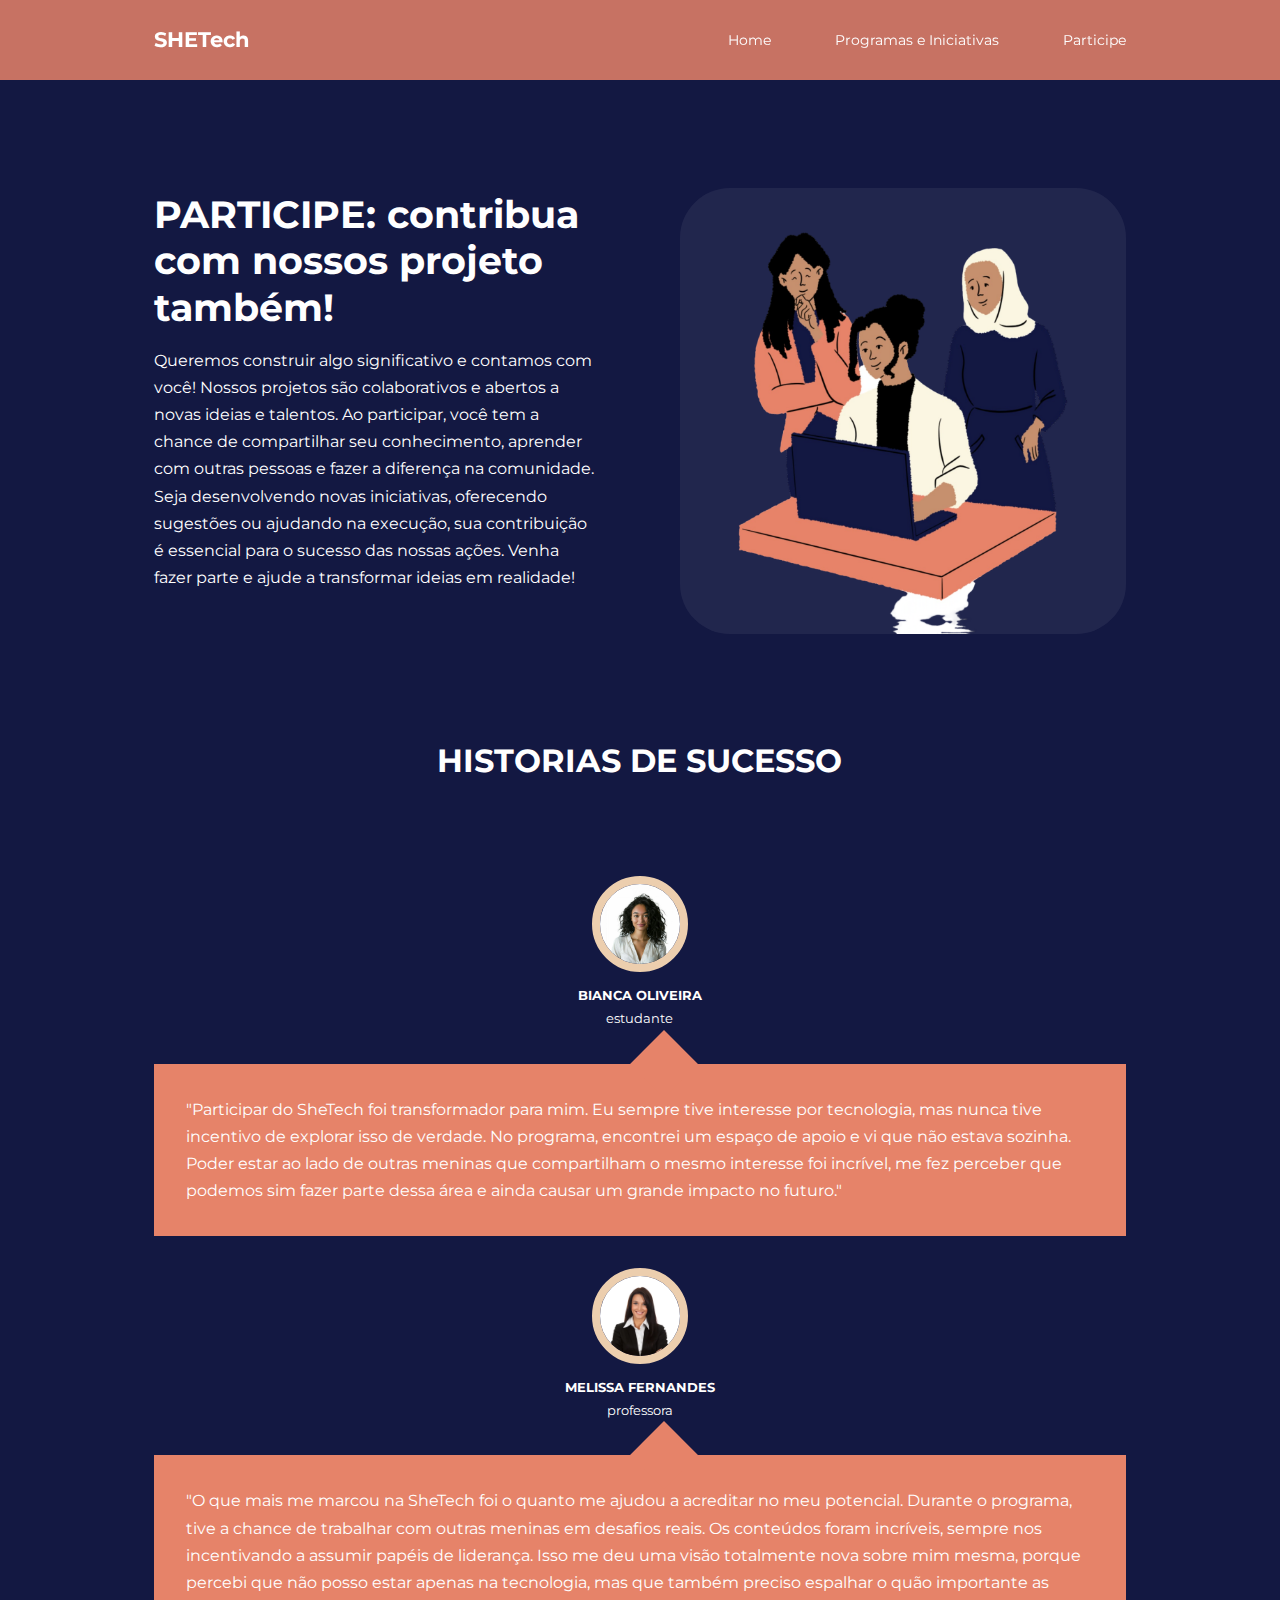
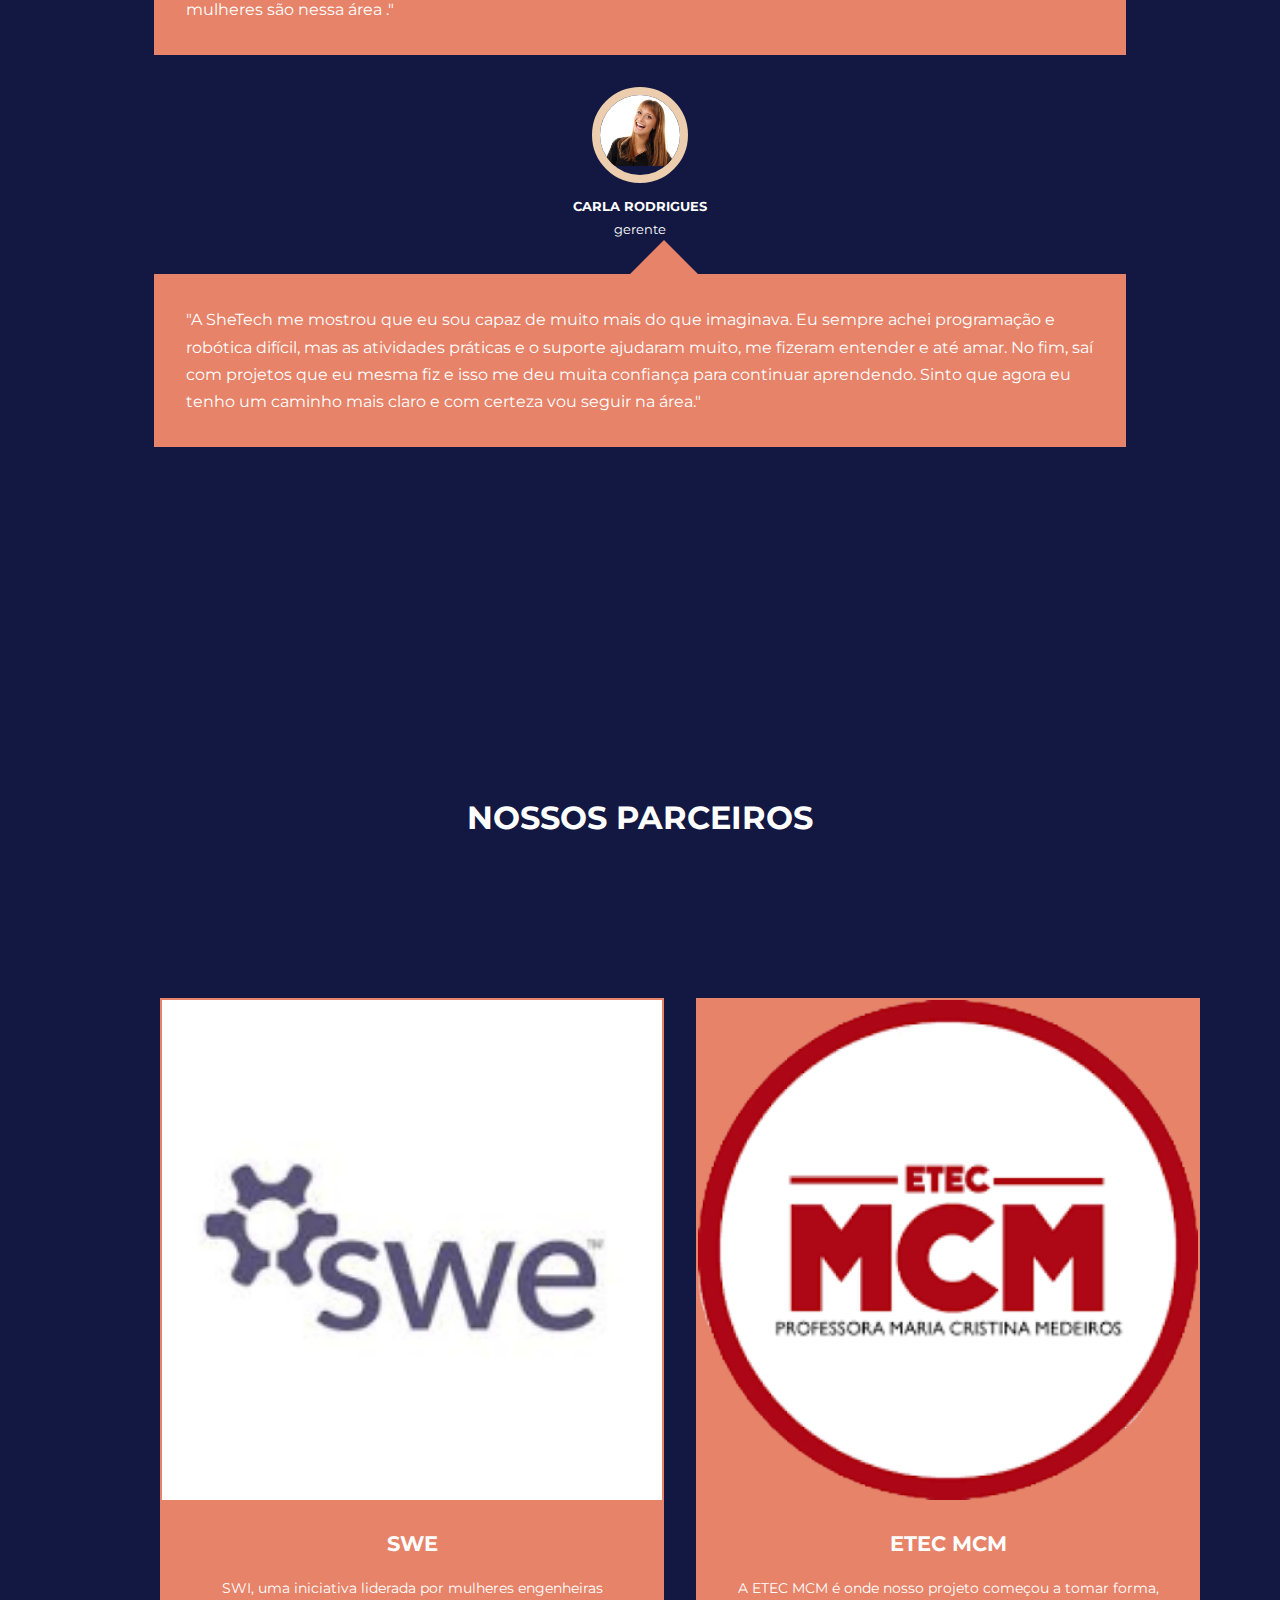
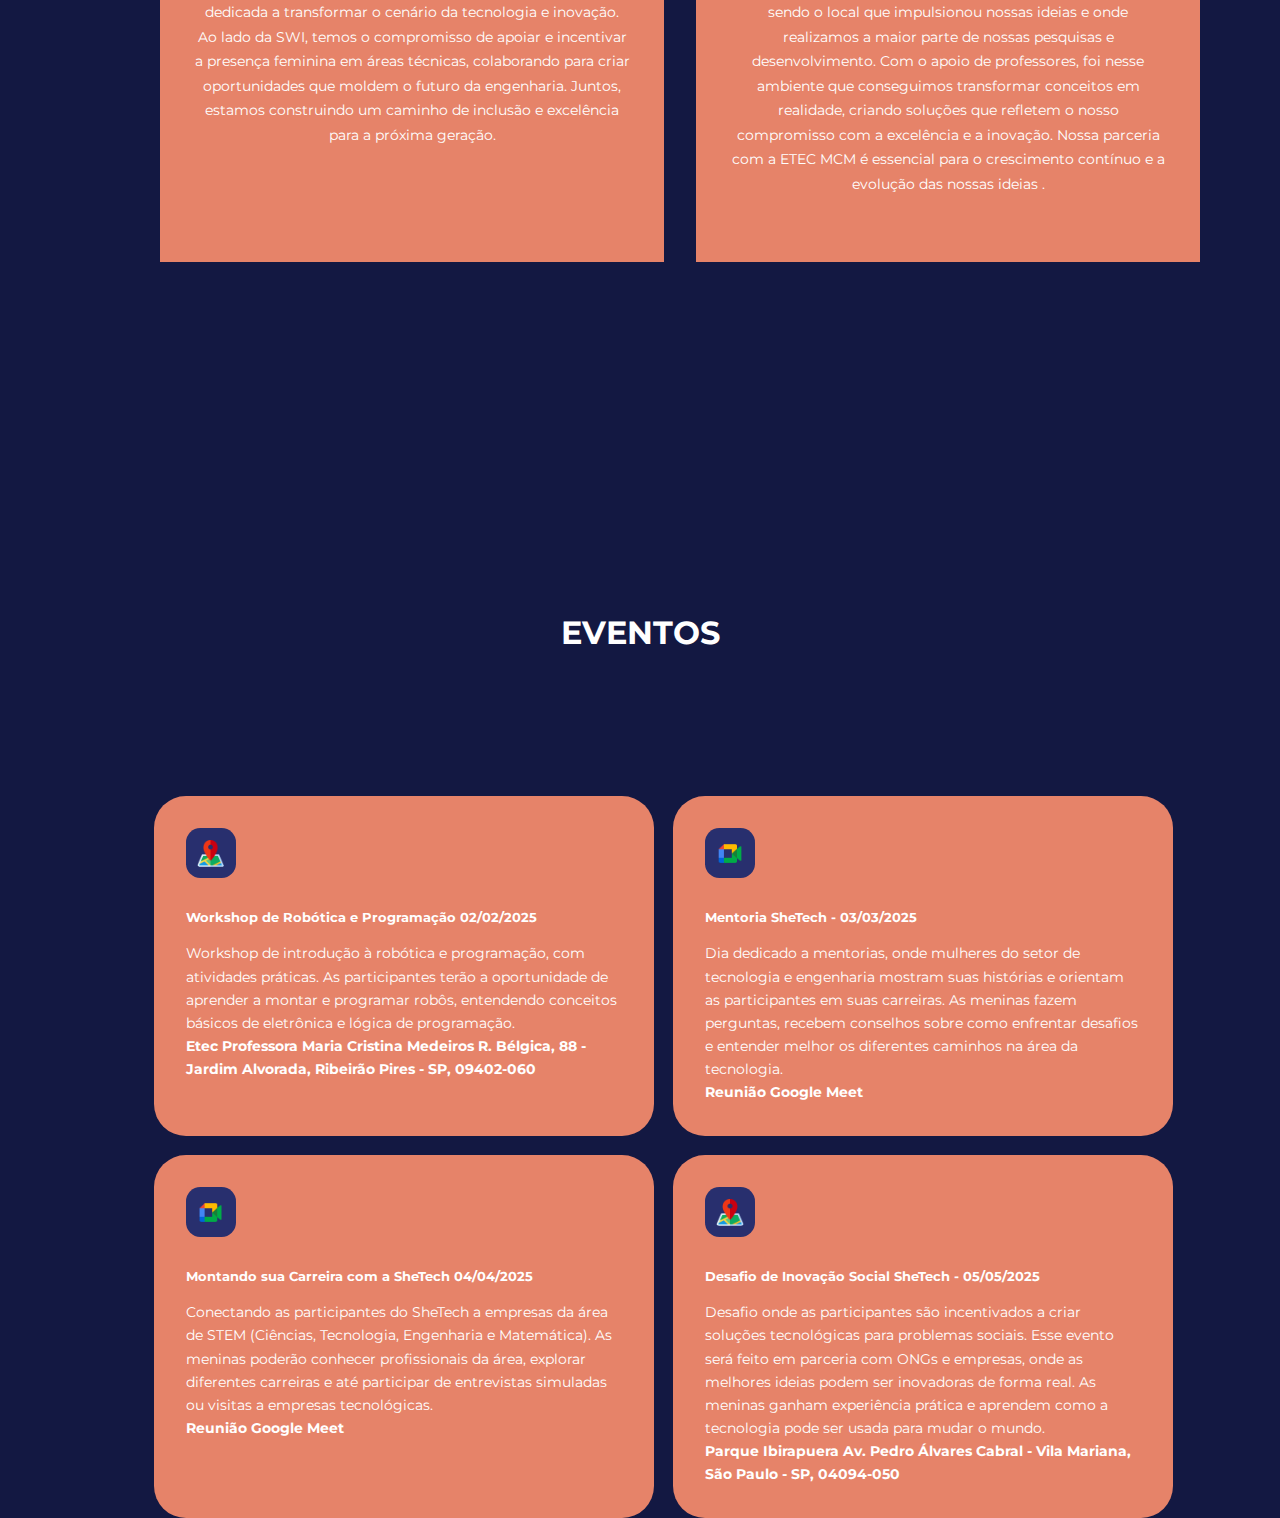
<file: index.html>
<!DOCTYPE html>
<html lang="pt-br">
<head>
    <meta charset="UTF-8">
    <meta name="viewport" content="width=device-width, initial-scale=1.0">
    <link rel="stylesheet" href="/src/css/style.css">
    <!-- ICONSCOUT CDN -->
    <link rel="stylesheet" href="https://unicons.iconscout.com/release/v4.0.8/css/line.css">
    <!-- GOOGLE FONT (MONSERRAT) -->
    <link rel="preconnect" href="https://fonts.googleapis.com">
    <link rel="preconnect" href="https://fonts.gstatic.com" crossorigin>
    <link href="https://fonts.googleapis.com/css2?family=Montserrat:ital,wght@0,100..900;1,100..900&display=swap" rel="stylesheet">

    <title>SheTech</title>
</head>
<body>
    <!-- START NAVBAR -->
    <nav>
        <div class="container nav-container">
            <a href="index.html"><h4>SHETech</h4></a>
            <ul class="nav-menu">
                <li><a href="index.html">Home</a></li>
                <li><a href="#">Programas e Iniciativas</a></li>
                <li><a href="#">Participe</a></li>
            </ul>
            <button id="open-menu-btn"><i class="uil uil-bars"></i></button>
            <button id="close-menu-btn"><i class="uil uil-multiply"></i></button>
        </div>
    </nav>
    <!-- END NAVBAR -->

    <!-- START HEADER -->
    <header>
        <div class="container header-container">
            <div class="header-left">
                <h1>PARTICIPE: contribua com nossos projeto também!</h1>
                <p> Queremos construir algo significativo e contamos com você! Nossos projetos são colaborativos e abertos a novas ideias e talentos. Ao participar, você tem a chance de compartilhar seu conhecimento, aprender com outras pessoas e fazer a diferença na comunidade. Seja desenvolvendo novas iniciativas, oferecendo sugestões ou ajudando na execução, sua contribuição é essencial para o sucesso das nossas ações. Venha fazer parte e ajude a transformar ideias em realidade!</p>
                
            </div>

            <div class="header-right">
                <div class="header-right-img">
                    <img src="/src/images/mulherespng.png">
                </div>
            </div>
        </div>
    </header>
    <!-- END HEADER -->

    <!-- START HISTORIAS DE SUCESSO -->
    <section class="container historias_Container ">
        <h2>HISTORIAS DE SUCESSO</h2>
        <div>
            <article class="historias">
                <div class="avatar">
                    <img src="src/images/bianca.jpg" alt="">
                </div>
                <div class="historias_info">
                    <h5>BIANCA OLIVEIRA</h5>
                    <small>estudante</small>
                </div>
                <div class="historias_body">
                    <p>"Participar do SheTech foi transformador para mim. Eu sempre tive interesse por tecnologia, mas nunca tive incentivo de explorar isso de verdade. No programa, encontrei um espaço de apoio e vi que não estava sozinha. Poder estar ao lado de outras meninas que compartilham o mesmo interesse foi incrível, me fez perceber que podemos sim fazer parte dessa área e ainda causar um grande impacto no futuro."</p>
                </div>
            </article>
        </div >
        <div >
            <article class="historias">
                <div class="avatar">
                    <img src="src/images/mel.jpg" alt="">
                </div>
                <div class="historias_info">
                    <h5>MELISSA FERNANDES</h5>
                    <small>professora</small>
                </div>
                <div class="historias_body">
                    <p>"O que mais me marcou na SheTech foi o quanto me ajudou a acreditar no meu potencial. Durante o programa, tive a chance de trabalhar com outras meninas em desafios reais. Os conteúdos foram incríveis, sempre nos incentivando a assumir papéis de liderança. Isso me deu uma visão totalmente nova sobre mim mesma, porque percebi que não posso estar apenas na tecnologia, mas que  também preciso espalhar o quão  importante as mulheres são nessa área ."</p>
                </div>
            </article>
        </div>
        <div>
            <article class="historias">
                <div class="avatar">
                    <img src="src/images/carla.jpg" alt="">
                </div>
                <div class="historias_info">
                    <h5>CARLA RODRIGUES</h5>
                    <small>gerente</small>
                </div>
                <div class="historias_body">
                    <p>"A SheTech me mostrou que eu sou capaz de muito mais do que imaginava. Eu sempre achei programação e robótica difícil, mas as atividades práticas e o suporte ajudaram muito, me fizeram entender e até amar. No fim, saí com projetos que eu mesma fiz e isso me deu muita confiança para continuar aprendendo. Sinto que agora eu tenho um caminho mais claro e com certeza vou seguir na área."</p>
                </div>
            </article>
        </div>
        

    </section>
    <!-- END HISTORIAS DE SUCESSO -->

    <!-- PARCEIROS -->
    <section class="parceiros">
        <h2>NOSSOS PARCEIROS</h2>
        <div class="container parceiros-container">
            <article class="topicos">
                <div class="topico-img">
                    <img src="/src/images/swe.png" alt="" class="">
                </div>

                <div class="topico-info">
                    <h4>SWE</h4>
                    <p>SWI, uma iniciativa liderada por mulheres engenheiras dedicada a transformar o cenário da tecnologia e inovação. Ao lado da SWI, temos o compromisso de apoiar e incentivar a presença feminina em áreas técnicas, colaborando para criar oportunidades que moldem o futuro da engenharia. Juntos, estamos construindo um caminho de inclusão e excelência para a próxima geração.</p>
                </div>
            </article>

            <article class="topicos">
                <div class="topico-img">
                    <img src="/src/images/mcm (1).png" alt="">
                </div>

                <div class="topico-info">
                    <h4>ETEC MCM</h4>
                    <p>A ETEC MCM é onde nosso projeto começou a tomar forma, sendo o local que impulsionou nossas ideias e onde realizamos a maior parte de nossas pesquisas e desenvolvimento. Com o apoio de professores, foi nesse ambiente que conseguimos transformar conceitos em realidade, criando soluções que refletem o nosso compromisso com a excelência e a inovação. Nossa parceria com a ETEC MCM é essencial para o crescimento contínuo e a evolução das nossas ideias .</p>
                </div>
            </article>

    </section>
    <!-- END PARCEIROS -->

    <!-- START EVENTOS -->
    <section class="eventos">
        <h2>EVENTOS</h2>
        <div class="container eventos-container">
            <div class="eventos-right">


                <article class="eventos-bloco">
                    <img src="src/images/mapa.png" alt="" class="eventos-icons">
                    <h5>Workshop de Robótica e Programação 02/02/2025</h5>
                        <p>Workshop de introdução à robótica e programação, com atividades práticas. As participantes terão a oportunidade de aprender a montar e programar robôs, entendendo conceitos básicos de eletrônica e lógica de programação.</p>
                        <p class="negrito">Etec Professora Maria Cristina Medeiros
                            R. Bélgica, 88 - Jardim Alvorada, Ribeirão Pires - SP, 09402-060</p>
                </article>

                <article class="eventos-bloco">
                    <img src="src/images/meet.png" alt="" class="eventos-icons">
                    <h5>Mentoria SheTech - 03/03/2025</h5>
                        <p>Dia dedicado a mentorias, onde mulheres do setor de tecnologia e engenharia mostram suas histórias e orientam as participantes em suas carreiras. As meninas fazem perguntas, recebem conselhos sobre como enfrentar desafios e entender melhor os diferentes caminhos na área da tecnologia.</p>
                        <p class="negrito"> Reunião Google Meet</p>
                </article>

                <article class="eventos-bloco">
                    <img src="src/images/meet.png" alt="" class="eventos-icons">
                    <h5>Montando sua Carreira com a SheTech 04/04/2025</h5>
                        <p>Conectando as participantes do SheTech a empresas da área de STEM (Ciências, Tecnologia, Engenharia e Matemática). As meninas poderão conhecer profissionais da área, explorar diferentes carreiras e até participar de entrevistas simuladas ou visitas a empresas tecnológicas.</p>
                        <p class="negrito"> Reunião Google Meet</p>
                </article>

                <article class="eventos-bloco">
                    <img src="src/images/mapa.png" alt="" class="eventos-icons">
                    <h5>Desafio de Inovação Social SheTech - 05/05/2025</h5>
                        <p>Desafio onde as participantes são incentivados a criar soluções tecnológicas para problemas sociais. Esse evento será feito em parceria com ONGs e empresas, onde as melhores ideias podem ser inovadoras de forma real. As meninas ganham experiência prática e aprendem como a tecnologia pode ser usada para mudar o mundo.</p>
                        <p class="negrito">Parque Ibirapuera
                            Av. Pedro Álvares Cabral - Vila Mariana, São Paulo - SP, 04094-050</p>
                </article>
            </div>
        </div>
    </section>
    <!-- END eventos -->





    


    
</body>
</html>
</file>
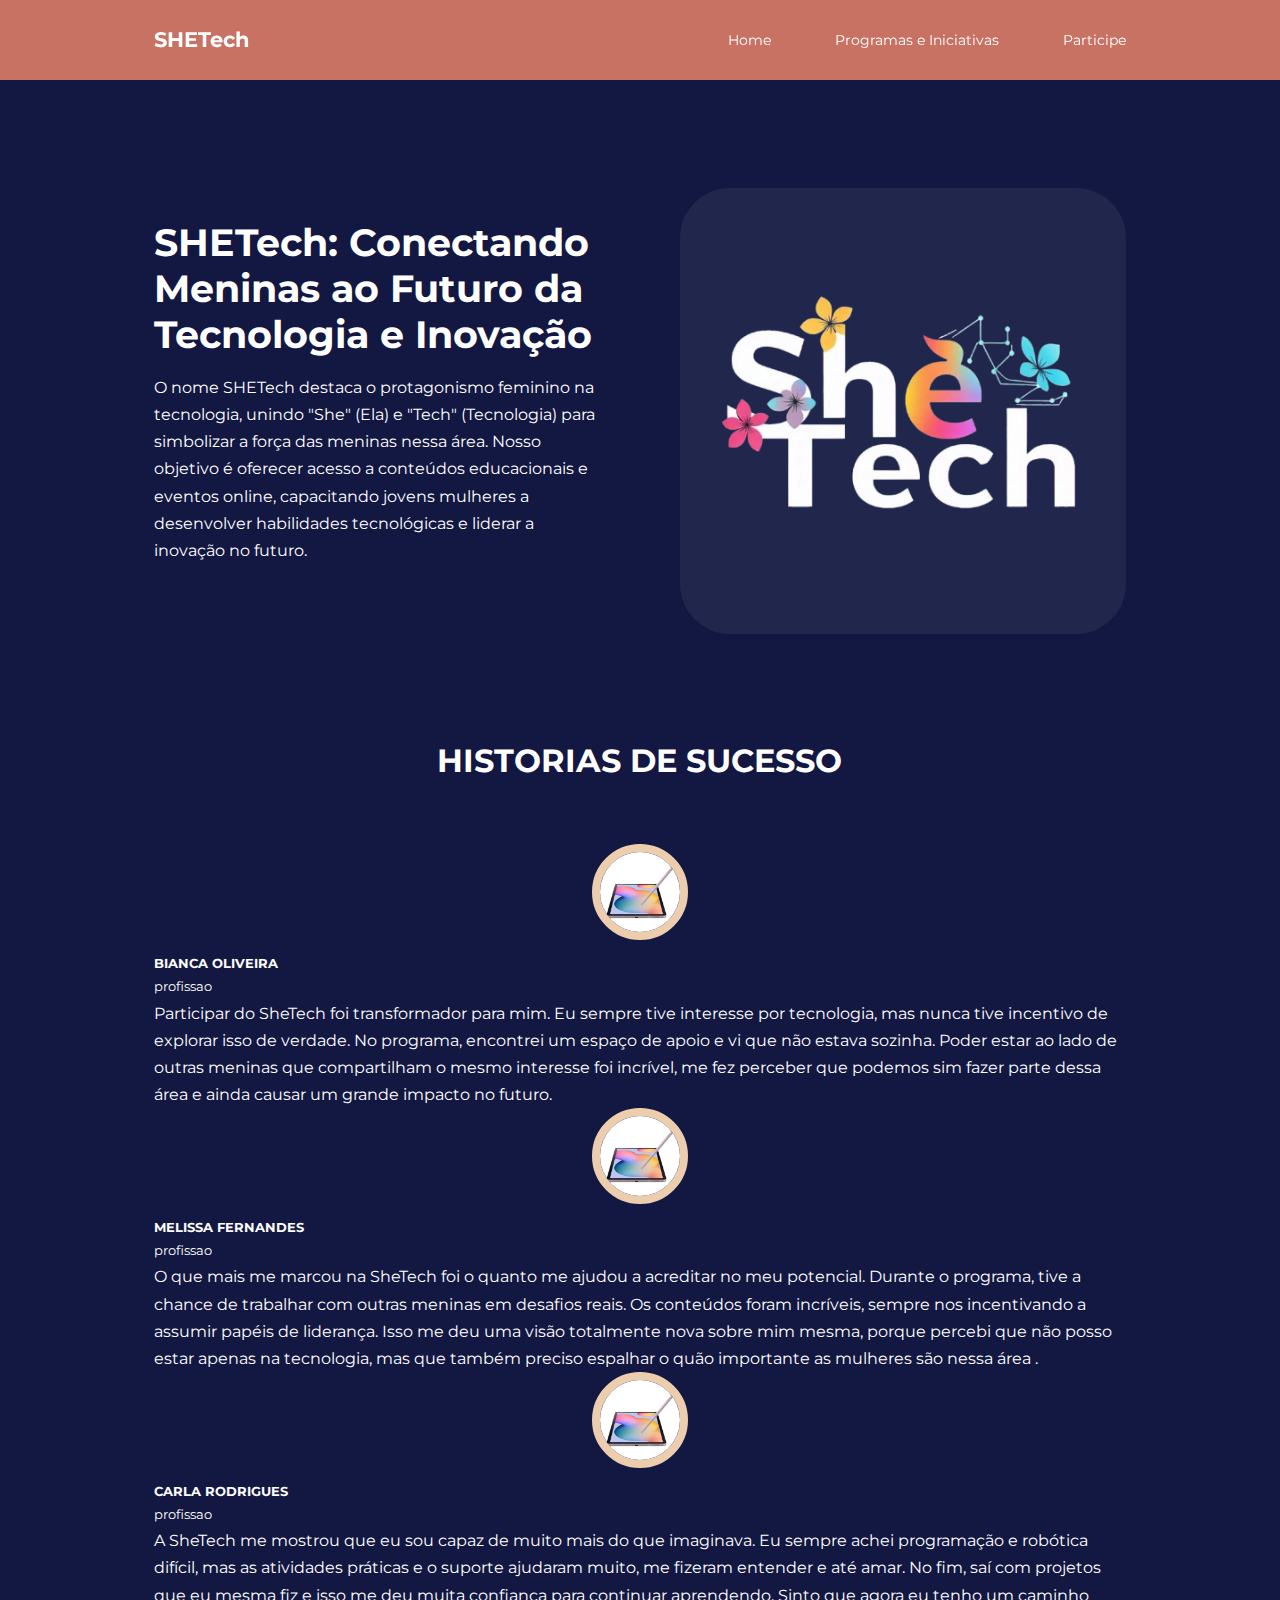
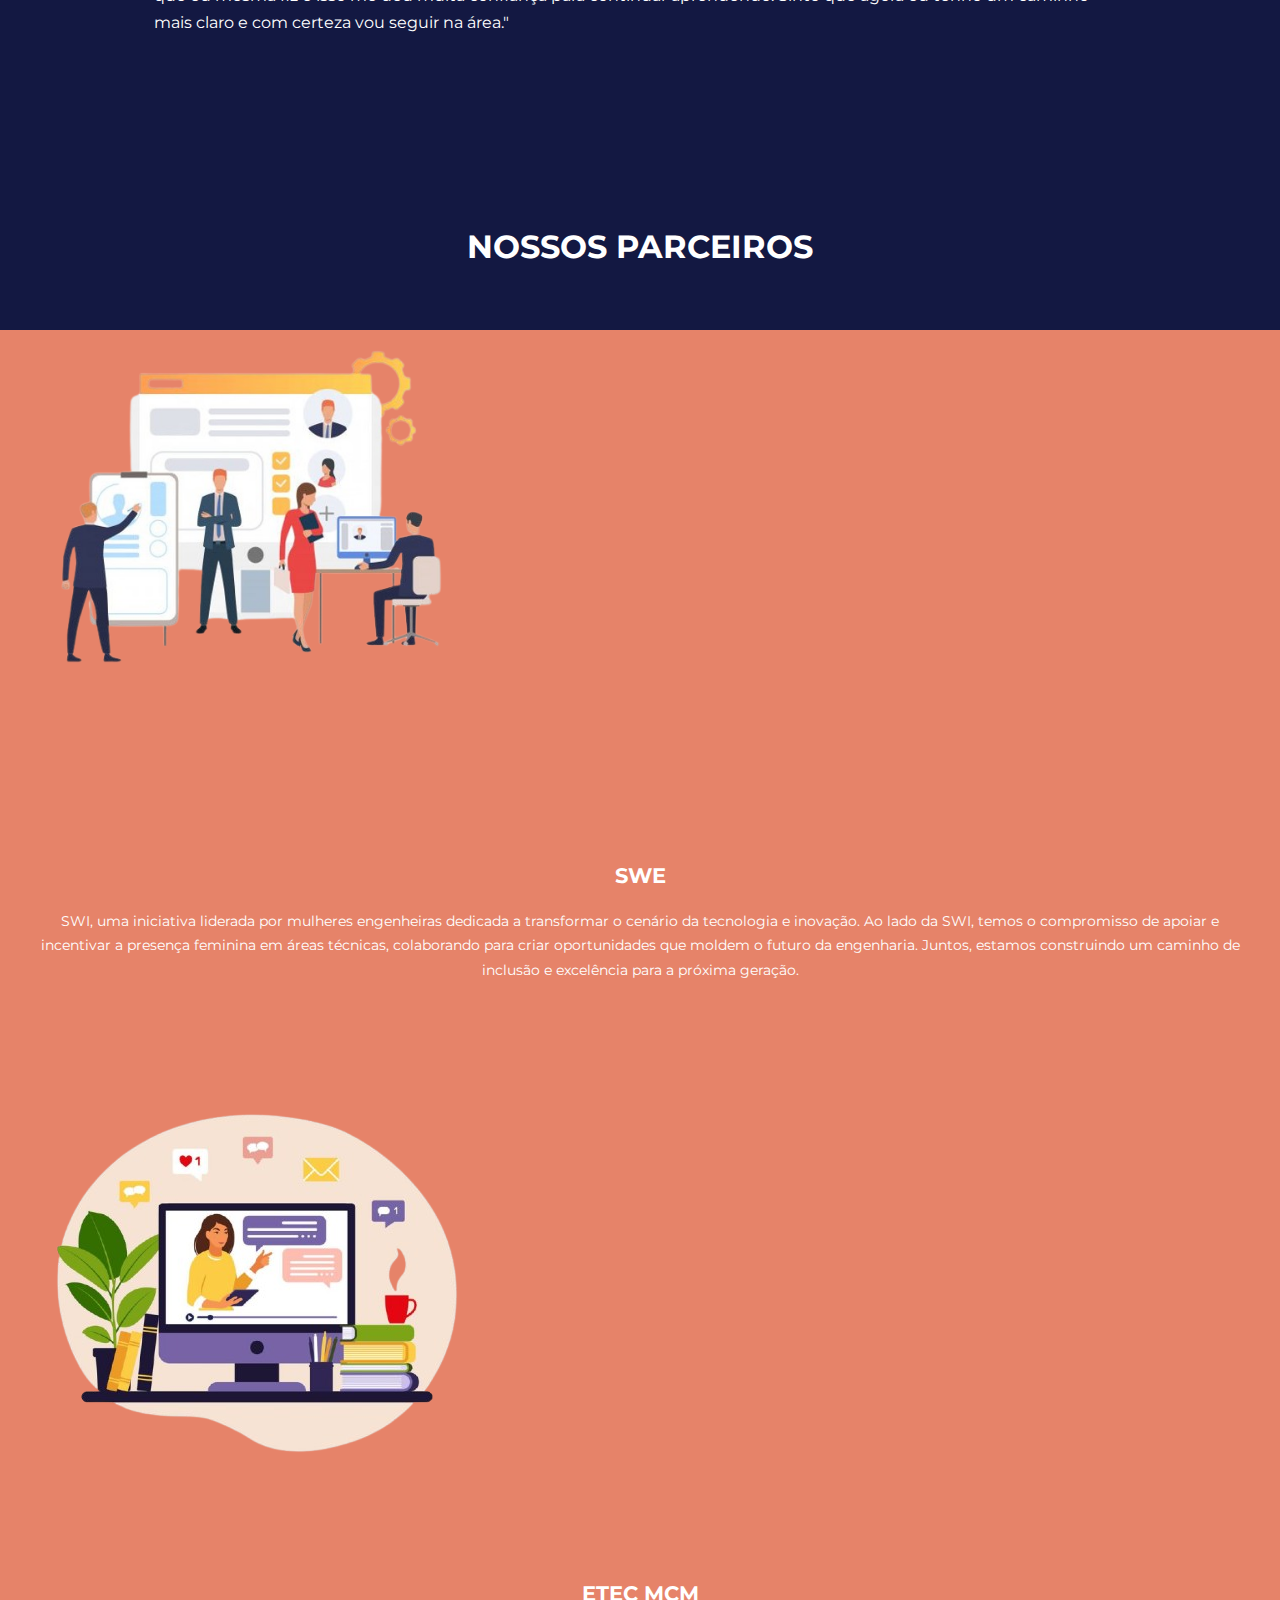
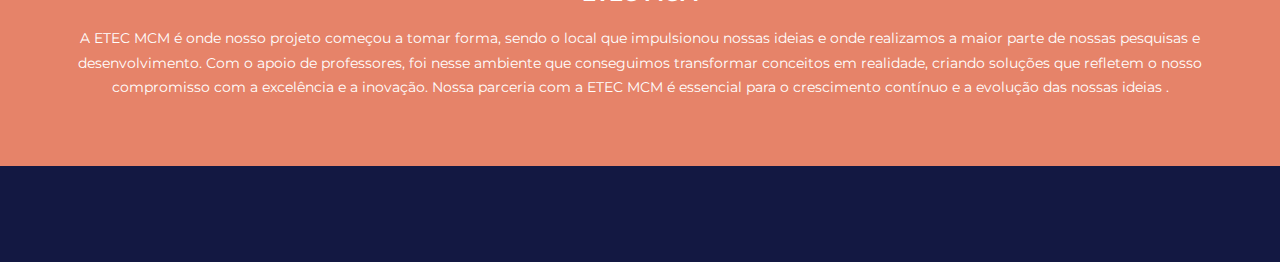
<file: site_swe/index.html>
<!DOCTYPE html>
<html lang="pt-br">
<head>
    <meta charset="UTF-8">
    <meta name="viewport" content="width=device-width, initial-scale=1.0">
    <link rel="stylesheet" href="/src/css/style.css">
    <!-- ICONSCOUT CDN -->
    <link rel="stylesheet" href="https://unicons.iconscout.com/release/v4.0.8/css/line.css">
    <!-- GOOGLE FONT (MONSERRAT) -->
    <link rel="preconnect" href="https://fonts.googleapis.com">
    <link rel="preconnect" href="https://fonts.gstatic.com" crossorigin>
    <link href="https://fonts.googleapis.com/css2?family=Montserrat:ital,wght@0,100..900;1,100..900&display=swap" rel="stylesheet">

    <title>SheTech</title>
</head>
<body>
    <!-- START NAVBAR -->
    <nav>
        <div class="container nav-container">
            <a href="index.html"><h4>SHETech</h4></a>
            <ul class="nav-menu">
                <li><a href="index.html">Home</a></li>
                <li><a href="#">Programas e Iniciativas</a></li>
                <li><a href="#">Participe</a></li>
            </ul>
            <button id="open-menu-btn"><i class="uil uil-bars"></i></button>
            <button id="close-menu-btn"><i class="uil uil-multiply"></i></button>
        </div>
    </nav>
    <!-- END NAVBAR -->

    <!-- START HEADER -->
    <header>
        <div class="container header-container">
            <div class="header-left">
                <h1>SHETech: Conectando Meninas ao Futuro da Tecnologia e Inovação</h1>
                <p>O nome SHETech destaca o protagonismo feminino na tecnologia, unindo "She" (Ela) e "Tech" (Tecnologia) para simbolizar a força das meninas nessa área. Nosso objetivo é oferecer acesso a conteúdos educacionais e eventos online, capacitando jovens mulheres a desenvolver habilidades tecnológicas e liderar a inovação no futuro.</p>
                
            </div>

            <div class="header-right">
                <div class="header-right-img">
                    <img src="/src/images/shetech-logo.png">
                </div>
            </div>
        </div>
    </header>
    <!-- END HEADER -->
     <!-- SWIPER JS -->
     <link
     rel="stylesheet"
     href="https://cdn.jsdelivr.net/npm/swiper@11/swiper-bundle.min.css"
   />

    <!-- START HISTORIAS DE SUCESSO -->
    <section class="container testimonials_Container ">
        <h2>HISTORIAS DE SUCESSO</h2>
        <div>
            <article class="testimonial ">
                <div class="avatar">
                    <img src="src/images/3.png" alt="">
                </div>
                <div class="testimonial_info">
                    <h5>BIANCA OLIVEIRA</h5>
                    <small>profissao</small>
                </div>
                <div class="testimonial_body">
                    <p>Participar do SheTech foi transformador para mim. Eu sempre tive interesse por tecnologia, mas nunca tive incentivo de explorar isso de verdade. No programa, encontrei um espaço de apoio e vi que não estava sozinha. Poder estar ao lado de outras meninas que compartilham o mesmo interesse foi incrível, me fez perceber que podemos sim fazer parte dessa área e ainda causar um grande impacto no futuro.</p>
                </div>
            </article>
        </div >
        <div >
            <article class="testimonial ">
                <div class="avatar">
                    <img src="src/images/3.png" alt="">
                </div>
                <div class="testimonial_info">
                    <h5>MELISSA FERNANDES</h5>
                    <small>profissao</small>
                </div>
                <div class="testimonial_body">
                    <p>O que mais me marcou na SheTech foi o quanto me ajudou a acreditar no meu potencial. Durante o programa, tive a chance de trabalhar com outras meninas em desafios reais. Os conteúdos foram incríveis, sempre nos incentivando a assumir papéis de liderança. Isso me deu uma visão totalmente nova sobre mim mesma, porque percebi que não posso estar apenas na tecnologia, mas que  também preciso espalhar o quão  importante as mulheres são nessa área .</p>
                </div>
            </article>
        </div>
        <div>
            <article class="testimonial ">
                <div class="avatar">
                    <img src="src/images/3.png" alt="">
                </div>
                <div class="testimonial_info">
                    <h5>CARLA RODRIGUES</h5>
                    <small>profissao</small>
                </div>
                <div class="testimonial_body">
                    <p>A SheTech me mostrou que eu sou capaz de muito mais do que imaginava. Eu sempre achei programação e robótica difícil, mas as atividades práticas e o suporte ajudaram muito, me fizeram entender e até amar. No fim, saí com projetos que eu mesma fiz e isso me deu muita confiança para continuar aprendendo. Sinto que agora eu tenho um caminho mais claro e com certeza vou seguir na área."</p>
                </div>
            </article>
        </div>
        

    </section>
    <!-- END HISTORIAS DE SUCESSO -->

    <!-- START WHAT DO WE DO -->
    <section class="what-do-we-do">
        <h2>NOSSOS PARCEIROS</h2>
        <div class="contaioner what-do-container">
            <article class="topicos">
                <div class="topico-img">
                    <img src="/src/images/proj-colaborativo.png" alt="" class="">
                </div>

                <div class="topico-info">
                    <h4>SWE</h4>
                    <p>SWI, uma iniciativa liderada por mulheres engenheiras dedicada a transformar o cenário da tecnologia e inovação. Ao lado da SWI, temos o compromisso de apoiar e incentivar a presença feminina em áreas técnicas, colaborando para criar oportunidades que moldem o futuro da engenharia. Juntos, estamos construindo um caminho de inclusão e excelência para a próxima geração.</p>
                </div>
            </article>

            <article class="topicos">
                <div class="topico-img">
                    <img src="/src/images/estudo-online.png" alt="">
                </div>

                <div class="topico-info">
                    <h4>ETEC MCM</h4>
                    <p>A ETEC MCM é onde nosso projeto começou a tomar forma, sendo o local que impulsionou nossas ideias e onde realizamos a maior parte de nossas pesquisas e desenvolvimento. Com o apoio de professores, foi nesse ambiente que conseguimos transformar conceitos em realidade, criando soluções que refletem o nosso compromisso com a excelência e a inovação. Nossa parceria com a ETEC MCM é essencial para o crescimento contínuo e a evolução das nossas ideias .</p>
                </div>
            </article>

    </section>
    <!-- END WHAT DO WE DO -->

    
</body>
</html>
</file>
<file: src/css/style.css>
* {
    margin: 0;
    padding: 0;
    border: 0;
    outline: 0;
    text-decoration: none;
    list-style: none;
    box-sizing: border-box;
}

:root {
    --color-primary: #131842;
    --color-primary-light: #282F6E;
    --salmon: #E68369;
    --salmon-secundary: #ecceae;
    --marfin: #fbf6e2;
    --color-success: #00bf8e;
    --color-warning: #f7c94b;
    --color-danger: #f75842;
    --color-danger-variant: rgba(247, 88, 66, 0.4);
    --color-white: #fff;
    --color-light: rgba(255, 255, 255, 0.7);
    --color-black: #000;
    
    --container-width-lg: 76%;
    --container-width-md: 90%;
    --container-width-sm: 94%;

    --transition: all 400ms ease;
}

body {
    font-family: 'Montserrat', sans-serif;
    line-height: 1.7;
    color: var(--color-white);
    background: var(--color-primary);
}

.container {
    width: var(--container-width-lg);
    margin: 0 auto;
}

section {
    padding: 6rem 0;
}

section h2 {
    text-align: center;
    margin-bottom: 4rem;
}

h1, h2, h3, h4, h5 {
    line-height: 1.2;
}

h1 {
    font-size: 2.4rem;
}

h2 {
    font-size: 2rem;
}

h3 {
    font-size: 1.6rem;
}

h4 {
    font-size: 1.3rem;
}

a {
    color: var(--color-white);
}

img {
    width: 100%;
    display: block;
    object-fit: cover;
}



/* ======================== NAVBAR ============================ */

nav {
    background-color:#e68269da;
    width: 100vw;
    height: 5rem;
    position: fixed;
    top: 0;
    z-index: 11;
}

/* Mudar o navbar css quando mexer usando JS */
.window-scroll {
    background: var(--salmon);
    box-shadow: 0 1rem 2rem rgba(0, 0, 0, 0.2);
    transition: var(--transition);
}

.nav-container {
    height: 100%;
    display: flex;
    justify-content: space-between;
    align-items: center;
}
nav button {
    display: none;
}

.nav-menu {
    display: flex;
    align-items: center;
    gap: 4rem;
}

.nav-menu a {
    font-size: 0.9rem;
    transition: var(--transition);
}

.nav-menu a:hover {
    color: var(--color-primary);
}

/* ======================== HEADER ============================ */

header {
    position: relative;
    top: 5rem;
    overflow: hidden;
    height: 70vh;
    margin-top: 1rem;
}

.header-container {
    display: grid;
    grid-template-columns: 1fr 1fr;
    align-items: center;
    gap: 5rem;
    height: 100%;
}

.header-left p {
    margin: 1rem 0 2.4rem;
}

.header-right-img{
    background-color: rgba(255, 255, 255, 0.062);
    border-radius: 50px;
    transition: var(--transition);
}

.header-right-img:hover{
    background: transparent;
}
/* ====================== EVENTOS ========================= */

.eventos {
    height: 50rem;
}

.eventos h1 {
    line-height: 1;
    margin-bottom: 3rem;
    margin-top: 5rem;
}

.eventos-container {
    display: grid;
    grid-template-columns: 40% 60%;
}

.eventos-left {
    margin-right: 4rem;
}

.eventos-left p {
    margin: 1rem 0 3rem;
}

.eventos-right {
    display: grid;
    grid-template-columns: repeat(2, 1fr);
    gap: 1.2rem;
    margin-top: 5rem;
    height: 20px;
}

.eventos-bloco {
    background-color: var(--salmon);
    padding: 2rem;
    border-radius: 2rem;
    transition: var(--transition);
    width: 500px;
}

.eventos-bloco:hover {
    box-shadow: 0 3rem 3rem rgba(0, 0, 0, 0.6);
    z-index: 1;
}

.eventos-icons {
    background: var(--color-primary-light);
    padding: 0.7rem;
    border-radius: 0.9rem;
    width: 50px;
    height: 50px;
}

.eventos h5 {
    margin: 2rem 0 1rem;
}

.eventos p {
    font-size: 0.85rem;
}

.negrito{
    font-weight: bold;
}

/* END EVENTOS */

/* ========================= WHAT DO WE DO ========================= */

.parceiros{
    margin-top: 10rem;
}

.parceiros-container {
    margin: 10rem;
    display: grid;
    grid-template-columns: repeat(2, 1fr);
    gap: 2rem;
}

.topicos {
    background: var(--salmon);
    text-align: center;
    border: 2px solid transparent;
    transition: var(--transition);
}

.topicos:hover {
    background: transparent;
    border-color: var(--color-primary-light);
}

.topico-info {
    padding: 2rem;
}

.topico-info p {
    margin: 1.2rem 0 2rem;
    font-size: 0.9rem;
}

.topico-img{
 width: 500px;
 height: 500px;
 border-radius: 70%;   
}


/* ========================= HISTÓRIAS DE SUCESSO ========================= */

.historias_container{
    overflow-x: hidden;
    position: relative;
    margin-bottom: 5rem;
}

.historias{
    padding-top: 2rem;
}

.avatar{
    width: 6rem;
    height: 6rem;
    border-radius: 50%;
    overflow:hidden;
    margin: 0 auto 1rem;
    border: 8px solid var(--salmon-secundary);
}

.historias_info{
    text-align: center;
}

.historias_body{
    background-color: #E68369;
    padding: 2rem;
    margin-top: 2rem;
    position: relative;
}

.historias_body::before{
    content: "";
    display: block;
    background-color: #E68369;
    width: 3rem;
    height: 3rem;
    position: absolute;
    left: 50%;
    top: -1.5rem;
    transform: rotate(45deg);
}
</file>
